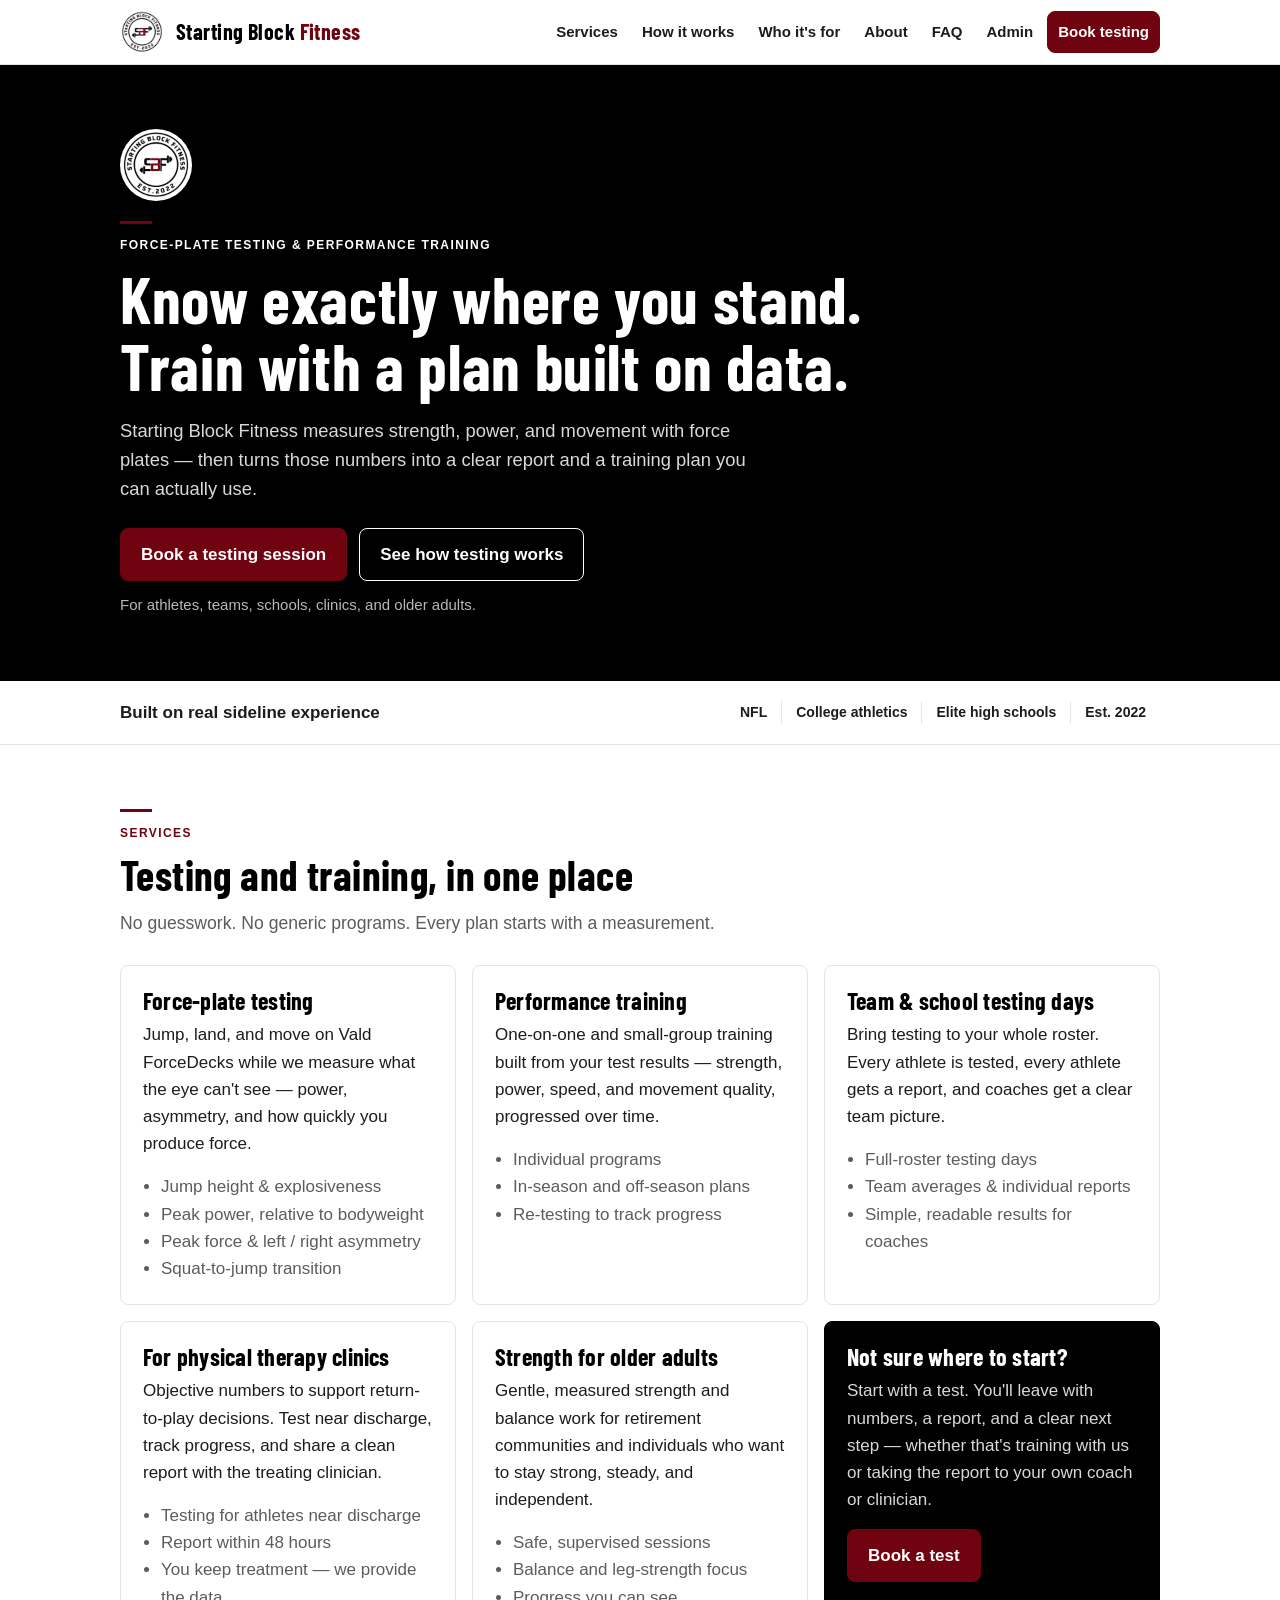
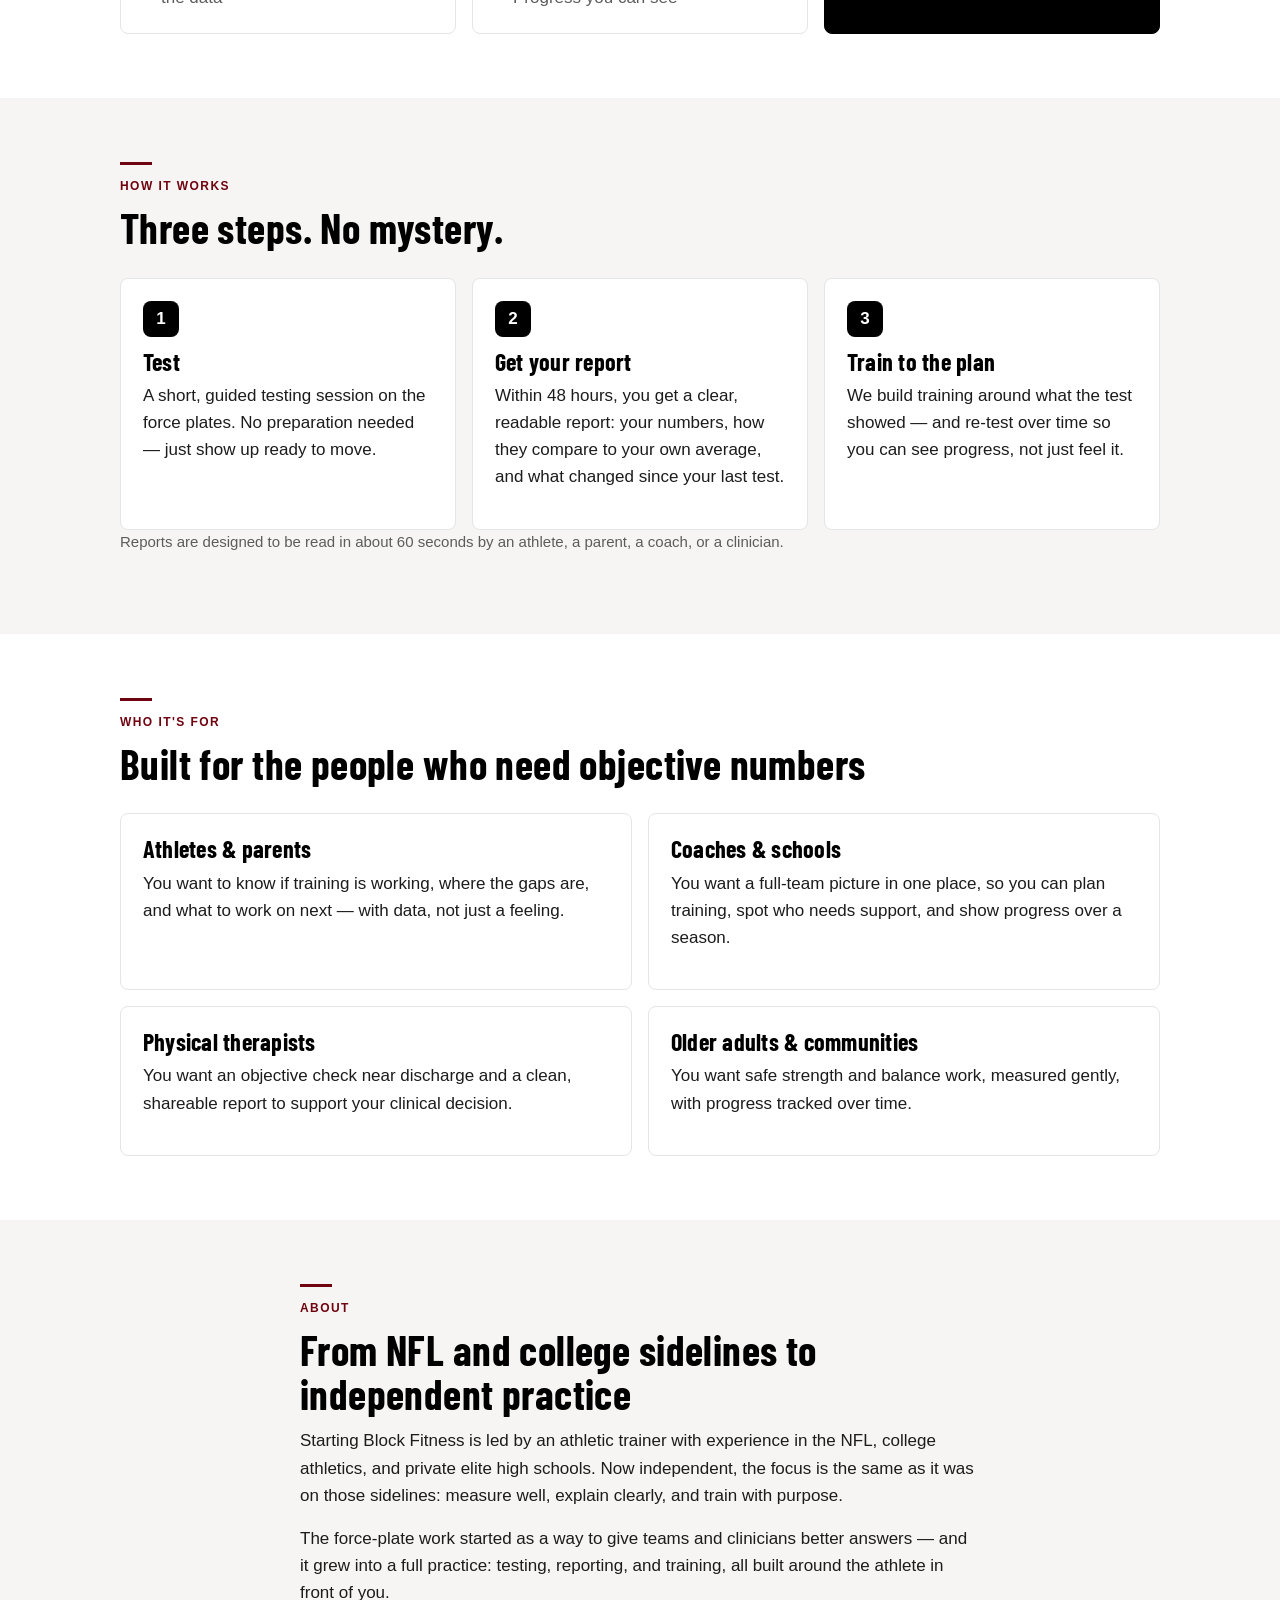
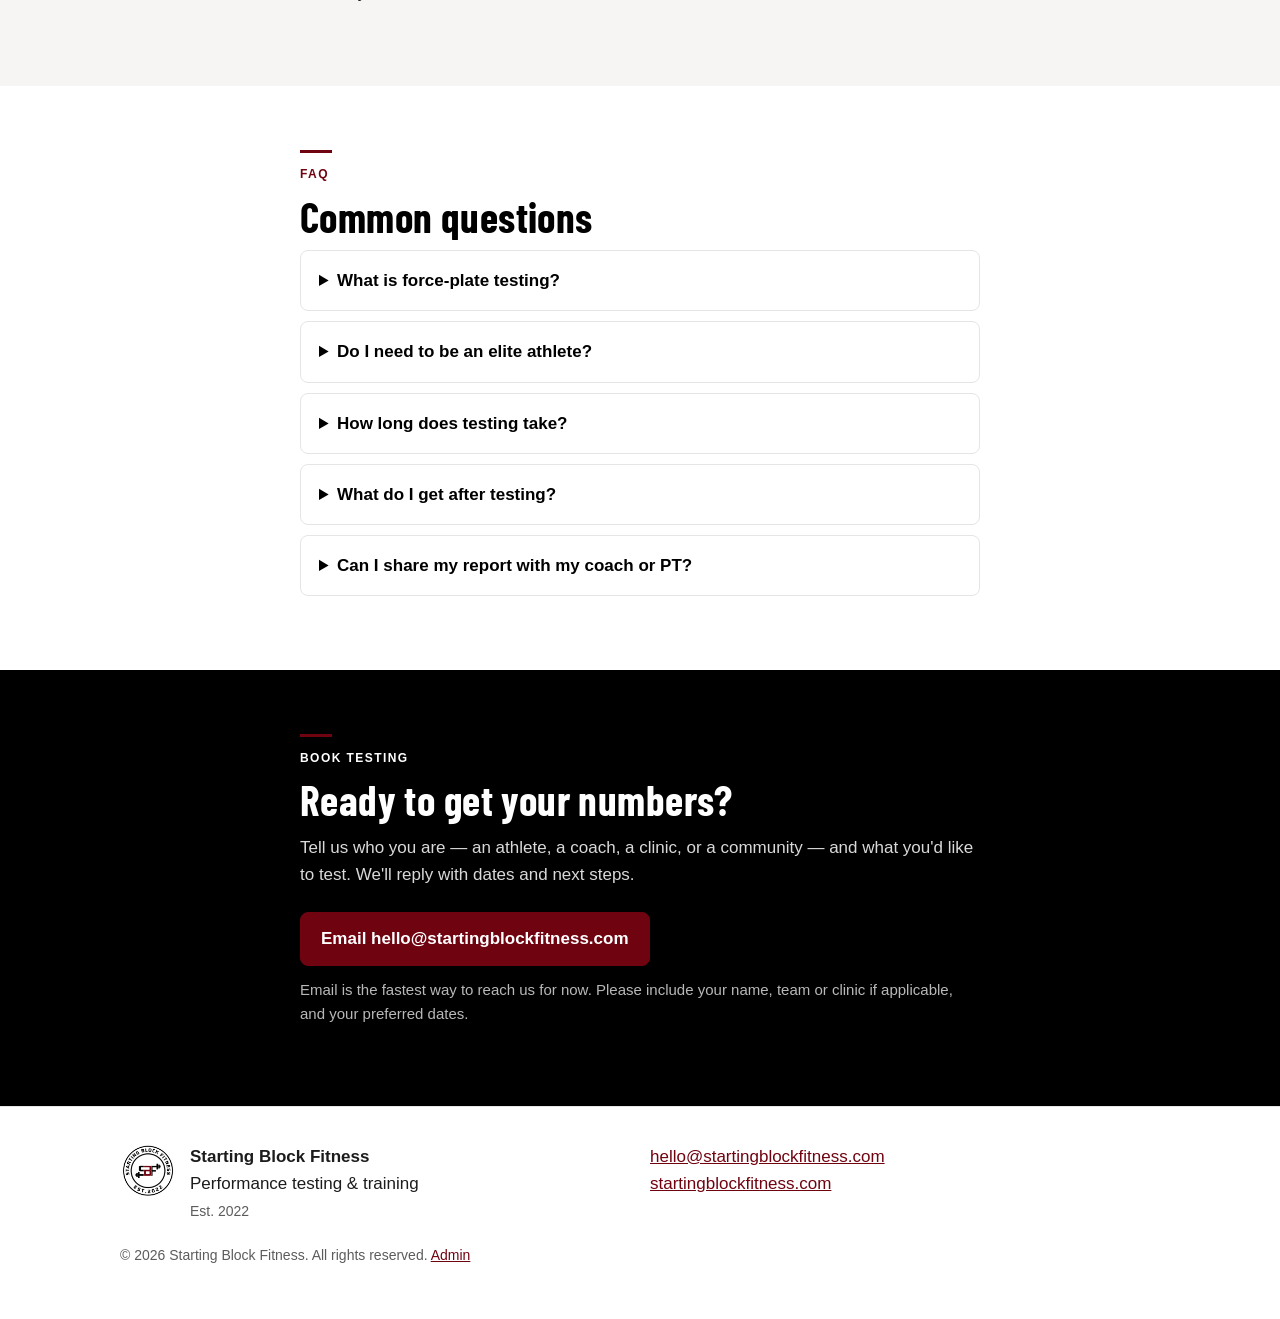
<file: index.html>
<!DOCTYPE html>
<html lang="en">
<head>
  <meta charset="UTF-8">
  <meta name="viewport" content="width=device-width, initial-scale=1.0">
  <title>Starting Block Fitness — Performance Testing &amp; Training</title>
  <meta name="description" content="Starting Block Fitness offers force-plate performance testing and training for athletes, teams, schools, physical therapy clinics, and older adults. Know exactly where you stand, then train with a plan built on data.">
  <meta property="og:title" content="Starting Block Fitness — Performance Testing & Training">
  <meta property="og:description" content="Force-plate testing, clear 48-hour reports, and training built on your numbers — not guesswork.">
  <meta property="og:type" content="website">
  <meta property="og:url" content="https://startingblockfitness.com/">
  <link rel="preconnect" href="https://fonts.googleapis.com">
  <link rel="preconnect" href="https://fonts.gstatic.com" crossorigin>
  <link href="https://fonts.googleapis.com/css2?family=Barlow+Condensed:wght@600;700&display=swap" rel="stylesheet">
  <link rel="stylesheet" href="styles.css">
  <link rel="icon" href="sbf_logo.webp">
</head>
<body>
  <a class="skip-link" href="#main">Skip to content</a>

  <header class="site-header">
    <div class="container header-inner">
      <a class="logo" href="#top" aria-label="Starting Block Fitness — home">
        <img class="logo-img" src="sbf_logo.webp" alt="" width="44" height="44">
        <span class="logo-text">Starting Block <span>Fitness</span></span>
      </a>
      <nav aria-label="Main navigation">
        <button class="nav-toggle" aria-expanded="false" aria-controls="nav-menu">Menu</button>
        <ul id="nav-menu" class="nav-menu">
          <li><a href="#services">Services</a></li>
          <li><a href="#how-it-works">How it works</a></li>
          <li><a href="#who-its-for">Who it's for</a></li>
          <li><a href="#about">About</a></li>
          <li><a href="#faq">FAQ</a></li>
          <li><a href="admin.html">Admin</a></li>
          <li><a class="btn btn-small" href="#contact">Book testing</a></li>
        </ul>
      </nav>
    </div>
  </header>

  <main id="main">
    <section class="hero" id="top">
      <div class="container hero-inner">
        <img class="hero-logo" src="sbf_logo.webp" alt="Starting Block Fitness — Est. 2022" width="72" height="72">
        <p class="eyebrow">Force-plate testing &amp; performance training</p>
        <h1>Know exactly where you stand.<br>Train with a plan built on data.</h1>
        <p class="lede">Starting Block Fitness measures strength, power, and movement with force plates — then turns those numbers into a clear report and a training plan you can actually use.</p>
        <div class="hero-actions">
          <a class="btn" href="#contact">Book a testing session</a>
          <a class="btn btn-ghost" href="#how-it-works">See how testing works</a>
        </div>
        <p class="hero-note">For athletes, teams, schools, clinics, and older adults.</p>
      </div>
    </section>

    <section class="trust" aria-label="Experience">
      <div class="container trust-inner">
        <p><strong>Built on real sideline experience</strong></p>
        <ul>
          <li>NFL</li>
          <li>College athletics</li>
          <li>Elite high schools</li>
          <li>Est. 2022</li>
        </ul>
      </div>
    </section>

    <section class="section" id="services">
      <div class="container">
        <p class="eyebrow">Services</p>
        <h2>Testing and training, in one place</h2>
        <p class="section-intro">No guesswork. No generic programs. Every plan starts with a measurement.</p>

        <div class="grid">
          <article class="card">
            <h3>Force-plate testing</h3>
            <p>Jump, land, and move on Vald ForceDecks while we measure what the eye can't see — power, asymmetry, and how quickly you produce force.</p>
            <ul>
              <li>Jump height &amp; explosiveness</li>
              <li>Peak power, relative to bodyweight</li>
              <li>Peak force &amp; left / right asymmetry</li>
              <li>Squat-to-jump transition</li>
            </ul>
          </article>

          <article class="card">
            <h3>Performance training</h3>
            <p>One-on-one and small-group training built from your test results — strength, power, speed, and movement quality, progressed over time.</p>
            <ul>
              <li>Individual programs</li>
              <li>In-season and off-season plans</li>
              <li>Re-testing to track progress</li>
            </ul>
          </article>

          <article class="card">
            <h3>Team &amp; school testing days</h3>
            <p>Bring testing to your whole roster. Every athlete is tested, every athlete gets a report, and coaches get a clear team picture.</p>
            <ul>
              <li>Full-roster testing days</li>
              <li>Team averages &amp; individual reports</li>
              <li>Simple, readable results for coaches</li>
            </ul>
          </article>

          <article class="card">
            <h3>For physical therapy clinics</h3>
            <p>Objective numbers to support return-to-play decisions. Test near discharge, track progress, and share a clean report with the treating clinician.</p>
            <ul>
              <li>Testing for athletes near discharge</li>
              <li>Report within 48 hours</li>
              <li>You keep treatment — we provide the data</li>
            </ul>
          </article>

          <article class="card">
            <h3>Strength for older adults</h3>
            <p>Gentle, measured strength and balance work for retirement communities and individuals who want to stay strong, steady, and independent.</p>
            <ul>
              <li>Safe, supervised sessions</li>
              <li>Balance and leg-strength focus</li>
              <li>Progress you can see</li>
            </ul>
          </article>

          <article class="card card-cta">
            <h3>Not sure where to start?</h3>
            <p>Start with a test. You'll leave with numbers, a report, and a clear next step — whether that's training with us or taking the report to your own coach or clinician.</p>
            <a class="btn" href="#contact">Book a test</a>
          </article>
        </div>
      </div>
    </section>

    <section class="section section-alt" id="how-it-works">
      <div class="container">
        <p class="eyebrow">How it works</p>
        <h2>Three steps. No mystery.</h2>
        <ol class="steps">
          <li>
            <span class="step-num" aria-hidden="true">1</span>
            <h3>Test</h3>
            <p>A short, guided testing session on the force plates. No preparation needed — just show up ready to move.</p>
          </li>
          <li>
            <span class="step-num" aria-hidden="true">2</span>
            <h3>Get your report</h3>
            <p>Within 48 hours, you get a clear, readable report: your numbers, how they compare to your own average, and what changed since your last test.</p>
          </li>
          <li>
            <span class="step-num" aria-hidden="true">3</span>
            <h3>Train to the plan</h3>
            <p>We build training around what the test showed — and re-test over time so you can see progress, not just feel it.</p>
          </li>
        </ol>
        <p class="note">Reports are designed to be read in about 60 seconds by an athlete, a parent, a coach, or a clinician.</p>
      </div>
    </section>

    <section class="section" id="who-its-for">
      <div class="container">
        <p class="eyebrow">Who it's for</p>
        <h2>Built for the people who need objective numbers</h2>
        <div class="grid grid-2">
          <article class="card">
            <h3>Athletes &amp; parents</h3>
            <p>You want to know if training is working, where the gaps are, and what to work on next — with data, not just a feeling.</p>
          </article>
          <article class="card">
            <h3>Coaches &amp; schools</h3>
            <p>You want a full-team picture in one place, so you can plan training, spot who needs support, and show progress over a season.</p>
          </article>
          <article class="card">
            <h3>Physical therapists</h3>
            <p>You want an objective check near discharge and a clean, shareable report to support your clinical decision.</p>
          </article>
          <article class="card">
            <h3>Older adults &amp; communities</h3>
            <p>You want safe strength and balance work, measured gently, with progress tracked over time.</p>
          </article>
        </div>
      </div>
    </section>

    <section class="section section-alt" id="about">
      <div class="container narrow">
        <p class="eyebrow">About</p>
        <h2>From NFL and college sidelines to independent practice</h2>
        <p>Starting Block Fitness is led by an athletic trainer with experience in the NFL, college athletics, and private elite high schools. Now independent, the focus is the same as it was on those sidelines: measure well, explain clearly, and train with purpose.</p>
        <p>The force-plate work started as a way to give teams and clinicians better answers — and it grew into a full practice: testing, reporting, and training, all built around the athlete in front of you.</p>
      </div>
    </section>

    <section class="section" id="faq">
      <div class="container narrow">
        <p class="eyebrow">FAQ</p>
        <h2>Common questions</h2>
        <details>
          <summary>What is force-plate testing?</summary>
          <p>Force plates measure the force you put into the ground when you jump, land, and move. That tells us about power, speed of force production, and differences between your left and right sides — things that are hard to see with the eye alone.</p>
        </details>
        <details>
          <summary>Do I need to be an elite athlete?</summary>
          <p>No. Testing is useful for developing athletes, returning athletes, and older adults alike — the numbers are always compared to you, not to an elite standard.</p>
        </details>
        <details>
          <summary>How long does testing take?</summary>
          <p>Individual testing is a short, guided session. Team testing days are scheduled by roster size — ask us and we'll give you a time plan for your group.</p>
        </details>
        <details>
          <summary>What do I get after testing?</summary>
          <p>A readable report within 48 hours, with your key metrics, comparisons to your own average, and notes on what to work on next.</p>
        </details>
        <details>
          <summary>Can I share my report with my coach or PT?</summary>
          <p>Yes — that's the point. Reports are made to be shared, and we're happy to walk through them with your coach or clinician.</p>
        </details>
      </div>
    </section>

    <section class="section cta-section" id="contact">
      <div class="container narrow">
        <p class="eyebrow">Book testing</p>
        <h2>Ready to get your numbers?</h2>
        <p>Tell us who you are — an athlete, a coach, a clinic, or a community — and what you'd like to test. We'll reply with dates and next steps.</p>
        <div class="hero-actions">
          <a class="btn" href="mailto:hello@startingblockfitness.com?subject=Book%20a%20testing%20session%20—%20Starting%20Block%20Fitness">Email hello@startingblockfitness.com</a>
        </div>
        <p class="note">Email is the fastest way to reach us for now. Please include your name, team or clinic if applicable, and your preferred dates.</p>
      </div>
    </section>
  </main>

  <footer class="site-footer">
    <div class="container footer-inner">
      <div class="footer-brand">
        <img class="footer-logo" src="sbf_logo.webp" alt="Starting Block Fitness logo" width="56" height="56">
        <p><strong>Starting Block Fitness</strong><br>Performance testing &amp; training<br><span class="fine">Est. 2022</span></p>
      </div>
      <p><a href="mailto:hello@startingblockfitness.com">hello@startingblockfitness.com</a><br><a href="https://startingblockfitness.com/">startingblockfitness.com</a></p>
      <p class="fine">© 2026 Starting Block Fitness. All rights reserved. <a href="admin.html">Admin</a></p>
    </div>
  </footer>

  <script src="script.js"></script>
</body>
</html>
</file>
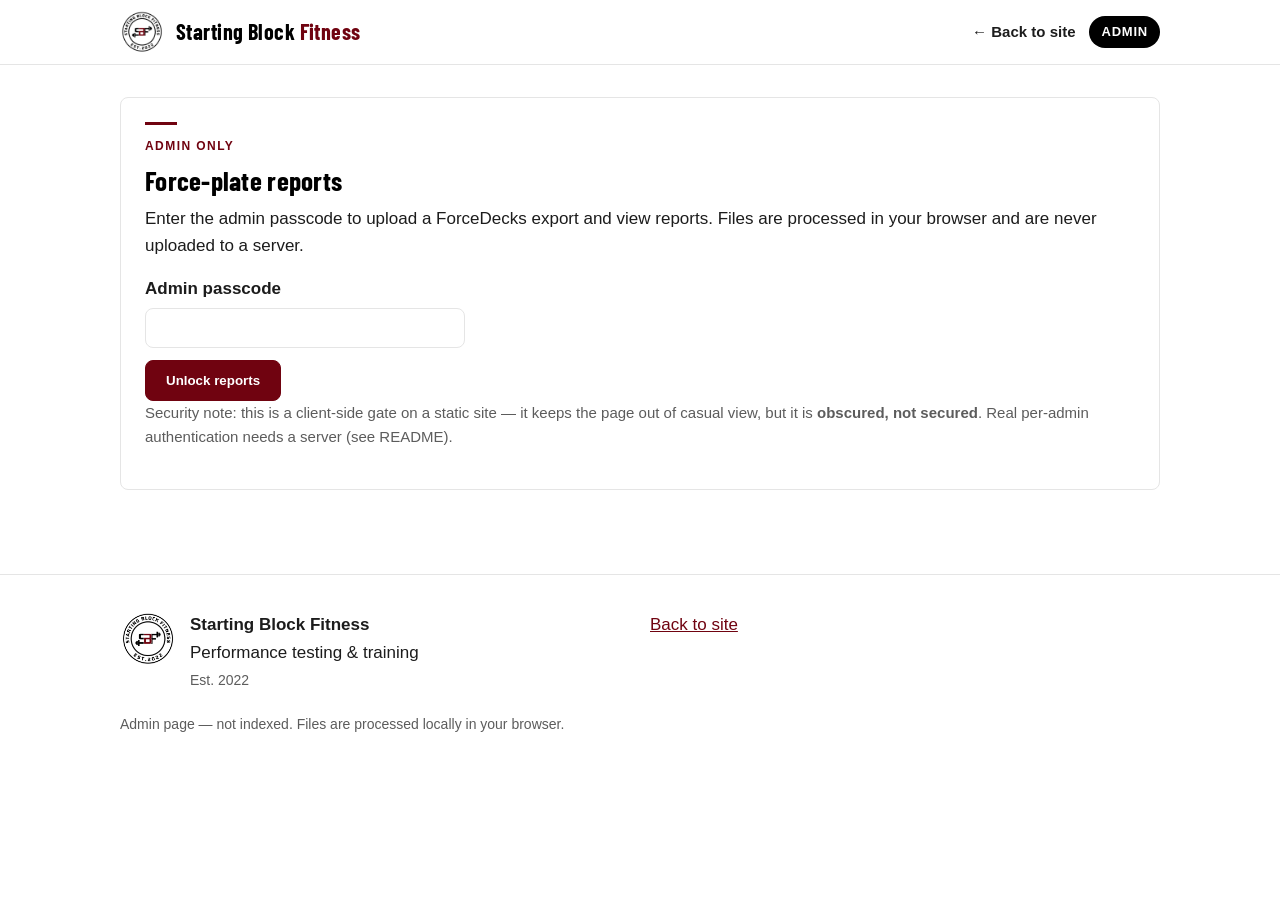
<file: admin.html>
<!DOCTYPE html>
<html lang="en">
<head>
  <meta charset="UTF-8">
  <meta name="viewport" content="width=device-width, initial-scale=1.0">
  <title>Admin — Force-Plate Reports | Starting Block Fitness</title>
  <meta name="description" content="Admin-only force-plate report viewer for Starting Block Fitness. Upload a Vald ForceDecks CSV, filter by date, exercise and athlete, and export a clean report to PDF.">
  <meta name="robots" content="noindex, nofollow">
  <link rel="preconnect" href="https://fonts.googleapis.com">
  <link rel="preconnect" href="https://fonts.gstatic.com" crossorigin>
  <link href="https://fonts.googleapis.com/css2?family=Barlow+Condensed:wght@600;700&display=swap" rel="stylesheet">
  <link rel="stylesheet" href="styles.css">
  <link rel="stylesheet" href="admin.css">
  <link rel="icon" href="sbf_logo.webp">
</head>
<body>
  <a class="skip-link" href="#main">Skip to content</a>

  <header class="site-header no-print">
    <div class="container header-inner">
      <a class="logo" href="index.html" aria-label="Starting Block Fitness — home">
        <img class="logo-img" src="sbf_logo.webp" alt="" width="44" height="44">
        <span class="logo-text">Starting Block <span>Fitness</span></span>
      </a>
      <nav aria-label="Main navigation">
        <button class="nav-toggle" aria-expanded="false" aria-controls="nav-menu">Menu</button>
        <ul id="nav-menu" class="nav-menu">
          <li><a href="index.html">← Back to site</a></li>
          <li><span class="admin-badge">Admin</span></li>
        </ul>
      </nav>
    </div>
  </header>

  <main id="main" class="container admin-main">
    <!-- Passcode gate -->
    <section id="gate" class="admin-card" aria-labelledby="gate-title">
      <p class="eyebrow">Admin only</p>
      <h1 id="gate-title">Force-plate reports</h1>
      <p>Enter the admin passcode to upload a ForceDecks export and view reports. Files are processed in your browser and are never uploaded to a server.</p>
      <p id="gate-setup-warning" class="callout callout-warn" hidden>
        <strong>Passcode not set yet.</strong> The site owner needs to set <code>ADMIN_PASSCODE</code> in <code>admin.js</code> before this page can be used.
      </p>
      <form id="gate-form">
        <label for="gate-passcode">Admin passcode</label>
        <input id="gate-passcode" type="password" autocomplete="off" required>
        <p id="gate-error" class="form-error" role="alert" hidden>That passcode didn’t match. Try again.</p>
        <button class="btn" type="submit">Unlock reports</button>
      </form>
      <p class="note">Security note: this is a client-side gate on a static site — it keeps the page out of casual view, but it is <strong>obscured, not secured</strong>. Real per-admin authentication needs a server (see README).</p>
    </section>

    <!-- App (hidden until unlocked) -->
    <div id="app" hidden>
      <section class="admin-card no-print" aria-labelledby="upload-title">
        <h1 id="upload-title">Force-plate report viewer</h1>
        <p>Upload a Vald ForceDecks CSV export. Everything is parsed in your browser — no file leaves this page.</p>

        <div id="dropzone" class="dropzone" tabindex="0" role="button" aria-label="Upload a ForceDecks CSV file">
          <p><strong>Drop a ForceDecks CSV here</strong><br>or</p>
          <label class="btn" for="file-input">Choose a CSV file</label>
          <input id="file-input" type="file" accept=".csv,text/csv" hidden>
          <p class="note" id="file-status">No file loaded yet.</p>
        </div>

        <div class="admin-actions">
          <button id="sample-btn" class="btn btn-ghost" type="button">Load sample September data</button>
          <button id="clear-btn" class="btn btn-ghost" type="button" disabled>Clear data</button>
        </div>
        <p class="note">Sample data is a de-identified demo: 5 athletes labelled Demo A–E, with values taken from the September export and names removed. It is for trying the filters only — upload the real export for real reports. The full athlete CSV is never bundled with this site.</p>
        <p id="data-summary" class="data-summary" hidden></p>
        <p id="upload-error" class="form-error" role="alert" hidden></p>
      </section>

      <section class="admin-card no-print" aria-labelledby="roster-title">
        <h2 id="roster-title">Athlete roster</h2>
        <p>Upload the Vald athlete roster CSV to filter by org and team and to show athletes who did not test (DNT). Only names, org (Category 1) and team (Group 1) are used — the roster stays in your browser and is never sent anywhere.</p>

        <div id="roster-dropzone" class="dropzone" tabindex="0" role="button" aria-label="Upload an athlete roster CSV file">
          <p><strong>Drop a roster CSV here</strong><br>or</p>
          <label class="btn" for="roster-file-input">Choose a roster CSV</label>
          <input id="roster-file-input" type="file" accept=".csv,text/csv" hidden>
          <p class="note" id="roster-status">No roster loaded. Reports show tested athletes only.</p>
        </div>

        <div class="admin-actions">
          <button id="roster-refresh-btn" class="btn btn-ghost" type="button">Refresh roster</button>
          <button id="clear-roster-btn" class="btn btn-ghost" type="button" disabled>Clear roster</button>
        </div>
        <p class="note">Refresh uploads a newer roster export — it replaces the roster in this browser session and repopulates the org, team and athlete filters. The roster is not saved on the site; upload it again next time you open this page.</p>
        <p id="roster-error" class="form-error" role="alert" hidden></p>
      </section>

      <section id="filters" class="admin-card no-print" aria-labelledby="filters-title" hidden>
        <h2 id="filters-title">Filters</h2>
        <div class="filters-grid">
          <div class="filter-group">
            <label for="start-date">Testing dates — from</label>
            <input id="start-date" type="date">
            <label for="end-date">to</label>
            <input id="end-date" type="date">
            <button id="reset-dates-btn" class="btn btn-ghost btn-small" type="button">All dates</button>
          </div>

          <div class="filter-group">
            <label for="exercise-select">Exercise</label>
            <select id="exercise-select"></select>
            <p id="exercise-note" class="note"></p>
          </div>

          <div class="filter-group">
            <label for="org-select">Org</label>
            <select id="org-select"></select>
            <label for="team-select">Team</label>
            <select id="team-select"></select>
            <p id="roster-filter-note" class="note">Load an athlete roster to filter by org and team.</p>
          </div>

          <div class="filter-group">
            <span class="filter-heading">Report options</span>
            <label class="toggle-row"><input id="show-dnt-toggle" type="checkbox" disabled> Show athletes with no tests (DNT)</label>
            <label class="toggle-row"><input id="show-teamavg-row" type="checkbox" checked> Show team average row</label>
            <label class="toggle-row"><input id="per-team-avg" type="checkbox" disabled> Show one average row per team</label>
            <p class="note">Team averages use the same filtered dates, exercise and athletes as the table. DNT athletes are never counted as zero. Per-team averages need a loaded roster.</p>
          </div>

          <div class="filter-group filter-athletes">
            <label for="athlete-search">Athletes</label>
            <input id="athlete-search" type="search" placeholder="Search athletes…" autocomplete="off">
            <div class="athlete-actions">
              <button id="select-all-btn" class="btn btn-ghost btn-small" type="button">Select all</button>
              <button id="clear-athletes-btn" class="btn btn-ghost btn-small" type="button">Clear</button>
              <span id="athlete-count" class="note"></span>
            </div>
            <div id="athlete-list" class="athlete-list" role="group" aria-label="Athletes"></div>
            <p class="note">Athletes marked “(no tests)” are on the roster but have no results in the loaded export. Use the checklist to build any group you want — select the athletes, print, then change the selection for the next group.</p>
          </div>
        </div>

        <div class="admin-actions view-toggle" role="group" aria-label="Report view">
          <button id="view-table-btn" class="btn btn-ghost view-btn active" type="button" aria-pressed="true">Table</button>
          <button id="view-analytics-btn" class="btn btn-ghost view-btn" type="button" aria-pressed="false">Analytics</button>
        </div>

        <div class="admin-actions">
          <button id="print-btn" class="btn" type="button">Export to PDF</button>
          <p class="note print-hint">Export uses your browser’s print dialog — choose “Save as PDF”. The PDF shows whichever view is active (table or analytics): title, exercise, dates, team average and the report.</p>
        </div>
      </section>

      <!-- Printable report -->
      <section id="print-area" aria-labelledby="report-title" hidden>
        <div class="report-head">
          <p class="report-brand">Starting Block Fitness — Force-Plate Testing</p>
          <h2 id="report-title">Relative Power</h2>
          <p id="report-subtitle" class="report-subtitle"></p>
          <p id="report-meta" class="report-meta"></p>
          <p id="report-teamavg" class="report-teamavg"></p>
        </div>
        <div class="table-wrap">
          <table id="report-table">
            <thead id="report-thead"></thead>
            <tbody id="report-tbody"></tbody>
            <tfoot id="report-tfoot"></tfoot>
          </table>
        </div>
        <div class="report-foot">
          <p id="report-notes"></p>
          <p class="report-footnote">Delta = (most recent − first) ÷ first × 100, within the selected dates. Colour: red ≤ −8% or ≥ +10%, amber −8% to −1%, green +1% to +9% — large swings are flagged red either way, as in the target sheet. Duplicate trials on the same date are averaged. Values are shown as recorded in the export; check the source file for any trial you want to verify.</p>
          <p class="report-footnote" id="report-source"></p>
        </div>
      </section>

      <!-- Analytics view (same data and filters as the table) -->
      <section id="analytics-area" aria-labelledby="analytics-title" hidden>
        <div class="report-head">
          <p class="report-brand">Starting Block Fitness — Force-Plate Testing</p>
          <h2 id="analytics-title">Analytics</h2>
          <p id="analytics-meta" class="report-meta"></p>
        </div>

        <div class="chart-card">
          <h3>Trend over time</h3>
          <p id="trend-sub" class="chart-sub"></p>
          <div id="trend-chart" class="chart"></div>
          <div id="trend-legend" class="legend"></div>
        </div>

        <div class="chart-card">
          <h3>Athlete vs team</h3>
          <p id="vsteam-sub" class="chart-sub"></p>
          <div id="vsteam-chart" class="chart"></div>
        </div>

        <div class="chart-card">
          <h3>Distribution / ranking</h3>
          <p id="ranking-sub" class="chart-sub"></p>
          <div id="ranking-chart" class="chart"></div>
        </div>

        <div class="chart-card">
          <h3>Suggested scatterplots</h3>
          <p id="scatter-sub" class="chart-sub"></p>
          <div class="scatter-controls no-print">
            <label for="scatter-preset">Suggested plot</label>
            <select id="scatter-preset"></select>
            <label for="scatter-x">X axis</label>
            <select id="scatter-x"></select>
            <label for="scatter-y">Y axis</label>
            <select id="scatter-y"></select>
          </div>
          <div id="scatter-chart" class="chart"></div>
          <div id="scatter-legend" class="legend"></div>
          <p id="scatter-note" class="note"></p>
        </div>

        <div class="report-foot">
          <p class="report-footnote">All charts use the same filtered dates, exercise, org/team and athletes as the table. Averages count only athletes with a value on that date — DNT is never counted as zero. Delta = (most recent − first) ÷ first × 100, within the selected dates. Duplicate trials on the same date are averaged.</p>
          <p class="report-footnote" id="analytics-source"></p>
        </div>
      </section>

      <p id="empty-state" class="admin-card no-print">Upload a CSV or load the sample data to see a report.</p>
    </div>
  </main>

  <footer class="site-footer no-print">
    <div class="container footer-inner">
      <div class="footer-brand">
        <img class="footer-logo" src="sbf_logo.webp" alt="Starting Block Fitness logo" width="48" height="48">
        <p><strong>Starting Block Fitness</strong><br>Performance testing &amp; training<br><span class="fine">Est. 2022</span></p>
      </div>
      <p><a href="index.html">Back to site</a></p>
      <p class="fine">Admin page — not indexed. Files are processed locally in your browser.</p>
    </div>
  </footer>

  <script src="script.js"></script>
  <script src="admin.js"></script>
</body>
</html>
</file>
<file: styles.css>
/* Starting Block Fitness — brand styles.
 *
 * Palette is taken from the real logo (sbf_logo.webp):
 *   black #000000, white #FFFFFF, deep red #700310.
 * Red is an accent only — buttons, rules, eyebrows — never a large
 * field of colour. Warm neutral greys keep text and hairlines off the
 * old cool navy/teal scheme entirely.
 */
:root {
  --black: #000000;
  --ink: #1c1c1c;
  --red: #700310;
  --red-dark: #57020c;
  --red-tint: #fbeaea;
  --muted: #5c5c5c;
  --line: #e5e5e5;
  --bg: #ffffff;
  --bg-alt: #f6f5f3;
  --radius: 8px;
  --max: 1080px;
  --font-display: "Barlow Condensed", "Arial Narrow", sans-serif;
}

* { box-sizing: border-box; }
html { scroll-behavior: smooth; }
body {
  margin: 0;
  font-family: -apple-system, BlinkMacSystemFont, "Segoe UI", Roboto, Helvetica, Arial, sans-serif;
  color: var(--ink);
  background: var(--bg);
  line-height: 1.6;
  font-size: 17px;
}

.container { max-width: var(--max); margin: 0 auto; padding: 0 20px; }
.narrow { max-width: 720px; }
h1, h2, h3 { font-family: var(--font-display); line-height: 1.05; color: var(--black); letter-spacing: 0.01em; font-weight: 700; }
h1 { font-size: clamp(2.6rem, 6vw, 4rem); margin: 0 0 16px; }
h2 { font-size: clamp(2rem, 4vw, 2.6rem); margin: 0 0 12px; }
h3 { font-size: 1.5rem; margin: 0 0 8px; }
p { margin: 0 0 16px; }
a { color: var(--red); }
a:focus-visible, button:focus-visible, summary:focus-visible { outline: 3px solid var(--red); outline-offset: 2px; }

.skip-link {
  position: absolute; left: -9999px; top: 0;
  background: var(--black); color: #fff; padding: 10px 14px; z-index: 100;
}
.skip-link:focus { left: 10px; top: 10px; }

.site-header {
  position: sticky; top: 0; z-index: 50;
  background: #fff;
  border-bottom: 1px solid var(--line);
}
.header-inner { display: flex; align-items: center; justify-content: space-between; min-height: 64px; }
.logo { display: flex; align-items: center; gap: 12px; text-decoration: none; color: var(--black); font-weight: 800; }
.logo-img { width: 44px; height: 44px; border-radius: 50%; display: block; flex: none; }
.logo-text { font-family: var(--font-display); font-size: 22px; font-weight: 700; letter-spacing: 0.02em; }
.logo-text span { color: var(--red); }
.nav-menu { display: flex; align-items: center; gap: 4px; list-style: none; margin: 0; padding: 0; }
.nav-menu a { display: block; padding: 8px 10px; text-decoration: none; color: var(--ink); border-radius: 8px; font-weight: 600; font-size: 15px; }
.nav-menu a:hover { background: var(--bg-alt); }
.nav-toggle { display: none; border: 1px solid var(--line); background: #fff; border-radius: 8px; padding: 8px 12px; font-weight: 700; cursor: pointer; }

.btn {
  display: inline-block; background: var(--red); color: #fff !important;
  padding: 12px 20px; border-radius: 8px; text-decoration: none;
  font-weight: 700; border: 1px solid var(--red);
}
.btn:hover { background: var(--red-dark); border-color: var(--red-dark); }
.btn-ghost { background: transparent; color: var(--black) !important; border-color: var(--black); }
.btn-ghost:hover { background: var(--black); color: #fff !important; }
.btn-small { padding: 8px 14px; }

.hero { background: var(--black); color: #fff; padding: 64px 0 64px; }
.hero h1 { color: #fff; }
.hero .lede { font-size: 1.15rem; color: #d9d9d9; max-width: 640px; }
.hero-actions { display: flex; flex-wrap: wrap; gap: 12px; margin: 24px 0 12px; }
.hero-note { color: #b8b8b8; font-size: 15px; margin: 0; }
.hero-logo { width: 72px; height: 72px; border-radius: 50%; display: block; margin-bottom: 20px; }
.hero .btn-ghost { color: #fff !important; border-color: #fff; }
.hero .btn-ghost:hover { background: #fff; color: var(--black) !important; }
.eyebrow {
  text-transform: uppercase; letter-spacing: 0.12em; font-size: 12px; font-weight: 800;
  color: var(--red); margin: 0 0 10px;
}
.eyebrow::before {
  content: ""; display: block; width: 32px; height: 3px;
  background: var(--red); margin-bottom: 12px;
}
.hero .eyebrow { color: #fff; }

.trust { border-bottom: 1px solid var(--line); background: #fff; }
.trust-inner { display: flex; flex-wrap: wrap; gap: 16px; align-items: center; justify-content: space-between; padding: 18px 20px; }
.trust-inner p { margin: 0; }
.trust-inner ul { display: flex; flex-wrap: wrap; list-style: none; margin: 0; padding: 0; }
.trust-inner li { font-weight: 700; font-size: 14px; padding: 0 14px; border-left: 1px solid var(--line); }
.trust-inner li:first-child { border-left: none; padding-left: 0; }

.section { padding: 64px 0; }
.section-alt { background: var(--bg-alt); }
.section-intro { color: var(--muted); max-width: 640px; font-size: 1.1rem; }

.grid { display: grid; grid-template-columns: repeat(3, 1fr); gap: 16px; margin-top: 28px; }
.grid-2 { grid-template-columns: repeat(2, 1fr); }
.card {
  background: #fff; border: 1px solid var(--line); border-radius: var(--radius);
  padding: 22px;
}
.section-alt .card { background: #fff; }
.card ul { margin: 12px 0 0; padding-left: 18px; color: var(--muted); }
.card-cta { background: var(--black); border-color: var(--black); color: #fff; }
.card-cta h3 { color: #fff; }
.card-cta p { color: #d9d9d9; }

.steps { display: grid; grid-template-columns: repeat(3, 1fr); gap: 16px; list-style: none; margin: 28px 0 0; padding: 0; }
.steps li { background: #fff; border: 1px solid var(--line); border-radius: var(--radius); padding: 22px; }
.step-num {
  display: inline-flex; align-items: center; justify-content: center;
  width: 36px; height: 36px; border-radius: 8px;
  background: var(--black); color: #fff; font-weight: 800; margin-bottom: 12px;
}
.note { color: var(--muted); font-size: 15px; }

details { background: #fff; border: 1px solid var(--line); border-radius: 8px; padding: 16px 18px; margin-bottom: 10px; }
summary { cursor: pointer; font-weight: 700; color: var(--black); }
details p { margin: 10px 0 0; color: var(--muted); }

.cta-section { background: var(--black); color: #fff; text-align: left; }
.cta-section h2 { color: #fff; }
.cta-section p { color: #d9d9d9; }
.cta-section .eyebrow { color: #fff; }
.cta-section .note { color: #b8b8b8; }

.site-footer { border-top: 1px solid var(--line); padding: 36px 0; background: #fff; }
.footer-inner { display: grid; grid-template-columns: 1fr 1fr; gap: 20px; }
.footer-inner > .fine { grid-column: 1 / -1; }
.footer-brand { display: flex; gap: 14px; align-items: flex-start; }
.footer-brand p { margin: 0; }
.footer-logo { width: 56px; height: 56px; border-radius: 50%; display: block; flex: none; }
.fine { color: var(--muted); font-size: 14px; }

@media (max-width: 820px) {
  .grid, .grid-2, .steps { grid-template-columns: 1fr; }
  .nav-toggle { display: inline-block; }
  .nav-menu {
    display: none; position: absolute; right: 16px; top: 64px;
    flex-direction: column; align-items: stretch;
    background: #fff; border: 1px solid var(--line); border-radius: 8px;
    padding: 8px; min-width: 220px; box-shadow: 0 12px 30px rgba(0,0,0,0.16);
  }
  .nav-menu.open { display: flex; }
  .footer-inner { grid-template-columns: 1fr; }
  .section { padding: 48px 0; }
  .hero { padding: 56px 0 48px; }
}
</file>
<file: admin.css>
/* Admin report viewer — extends styles.css tokens. */

.admin-badge {
  display: inline-block; background: var(--black); color: #fff;
  border-radius: 999px; padding: 6px 12px; font-size: 13px; font-weight: 800;
  letter-spacing: 0.06em; text-transform: uppercase;
}
.admin-main { padding-top: 32px; padding-bottom: 64px; }
.admin-card {
  background: #fff; border: 1px solid var(--line); border-radius: var(--radius);
  padding: 24px; margin-bottom: 20px;
}
.admin-card h1 { font-size: 1.7rem; margin-bottom: 10px; }
.admin-card h2 { font-size: 1.35rem; margin-bottom: 10px; }

#gate-form label { display: block; font-weight: 700; margin-bottom: 6px; }
#gate-form input[type="password"] {
  display: block; width: 100%; max-width: 320px;
  padding: 10px 12px; border: 1px solid var(--line); border-radius: 8px;
  font-size: 16px; margin-bottom: 12px;
}
.form-error { color: #b42318; font-weight: 700; }
.callout { border-radius: 10px; padding: 12px 14px; background: #fff7e6; border: 1px solid #f2c94c; }
.callout code { font-size: 0.9em; }

.dropzone {
  border: 2px dashed var(--line); border-radius: var(--radius);
  padding: 28px 20px; text-align: center; background: var(--bg-alt);
  margin: 16px 0;
}
.dropzone.drag-over { border-color: var(--red); background: #fbeaea; }
.admin-actions { display: flex; flex-wrap: wrap; gap: 10px; align-items: center; margin-top: 12px; }
.data-summary { font-weight: 700; color: var(--black); margin-top: 14px; }

.filters-grid { display: grid; grid-template-columns: 1fr 1fr; gap: 20px; }
.filter-group label { display: block; font-weight: 700; margin: 10px 0 6px; }
.filter-group input[type="date"],
.filter-group input[type="search"],
.filter-group select {
  width: 100%; padding: 10px 12px; border: 1px solid var(--line);
  border-radius: 8px; font-size: 15px; background: #fff;
}
.filter-heading { display: block; font-weight: 700; margin: 10px 0 6px; }
.toggle-row { display: flex; gap: 8px; align-items: center; font-weight: 500; margin: 8px 0; cursor: pointer; }
.toggle-row input { width: 18px; height: 18px; accent-color: var(--red); }
.toggle-row input:disabled + * { color: var(--muted); }
.filter-athletes { grid-column: 1 / -1; }
.athlete-actions { display: flex; gap: 8px; align-items: center; margin: 10px 0; flex-wrap: wrap; }
.athlete-list {
  display: grid; grid-template-columns: repeat(3, 1fr); gap: 6px 16px;
  max-height: 220px; overflow: auto; border: 1px solid var(--line);
  border-radius: 10px; padding: 12px;
}
.athlete-list label { display: flex; gap: 8px; align-items: center; font-weight: 500; margin: 0; cursor: pointer; }
.print-hint { margin: 0; }

/* Report table */
#print-area { background: #fff; border: 1px solid var(--line); border-radius: var(--radius); padding: 28px; margin-bottom: 20px; }
.report-brand { font-weight: 800; letter-spacing: 0.08em; text-transform: uppercase; font-size: 12px; color: var(--red); margin-bottom: 6px; }
.report-head h2 { font-size: 1.8rem; margin-bottom: 4px; }
.report-subtitle { color: var(--muted); margin-bottom: 4px; }
.report-meta { color: var(--muted); font-size: 15px; margin-bottom: 4px; }
.report-teamavg { font-size: 1.15rem; font-weight: 800; color: var(--black); margin: 14px 0 18px; }
.table-wrap { overflow-x: auto; }
#report-table { width: 100%; border-collapse: collapse; font-size: 14px; }
#report-table th, #report-table td { border: 1px solid var(--line); padding: 7px 9px; text-align: right; white-space: nowrap; }
#report-table th:first-child, #report-table td:first-child,
#report-table th:nth-child(2), #report-table td:nth-child(2) { text-align: left; }
#report-table thead th { background: var(--black); color: #fff; font-size: 13px; }
#report-table tbody tr:nth-child(even) { background: var(--bg-alt); }
#report-table td.num { font-variant-numeric: tabular-nums; }
td.delta { font-weight: 800; }
td.delta-bad { background: #fdecea; color: #7a271a; }
td.delta-warn { background: #fff4d6; color: #6b4e00; }
td.delta-good { background: #e6f4ea; color: #137333; }
td.delta-big { background: #fdecea; color: #7a271a; }
td.delta-na { color: var(--muted); font-weight: 500; }
#report-table tfoot td {
  font-weight: 800; background: #f6f5f3; border-top: 2px solid var(--black);
}
#report-table tfoot tr.avg-row td:first-child { text-align: left; }
.report-foot { margin-top: 16px; font-size: 13px; color: var(--muted); }
.report-footnote { margin-bottom: 8px; }

/* Scatterplot controls */
.scatter-controls { display: flex; flex-wrap: wrap; gap: 6px 14px; align-items: center; margin-bottom: 12px; }
.scatter-controls label { font-weight: 700; font-size: 14px; }
.scatter-controls select { padding: 8px 10px; border: 1px solid var(--line); border-radius: 8px; font-size: 14px; background: #fff; }

/* View toggle (Table | Analytics) */
.view-toggle { gap: 0; }
.view-btn { border-radius: 0; }
.view-btn:first-child { border-radius: 10px 0 0 10px; }
.view-btn:last-child { border-radius: 0 10px 10px 0; }
.view-btn.active { background: var(--black); border-color: var(--black); color: #fff !important; }

/* Analytics view */
#analytics-area { background: #fff; border: 1px solid var(--line); border-radius: var(--radius); padding: 28px; margin-bottom: 20px; }
#analytics-area h2 { font-size: 1.8rem; margin-bottom: 4px; }
.chart-card { border-top: 1px solid var(--line); padding: 20px 0 8px; margin-top: 16px; }
.chart-card:first-of-type { border-top: none; }
.chart-card h3 { font-size: 1.2rem; margin-bottom: 4px; }
.chart-sub { color: var(--muted); font-size: 15px; margin-bottom: 12px; }
.chart { overflow-x: auto; }
.chart-svg { width: 100%; height: auto; display: block; }
.legend { display: flex; flex-wrap: wrap; gap: 6px 16px; align-items: center; margin-top: 10px; font-size: 14px; }
.legend-item { display: inline-flex; align-items: center; gap: 6px; }
.legend-swatch { display: inline-block; width: 18px; height: 4px; border-radius: 2px; }

@media (max-width: 820px) {
  .filters-grid { grid-template-columns: 1fr; }
  .athlete-list { grid-template-columns: 1fr 1fr; }
  #print-area { padding: 16px; }
}

/* ---- Print / Export to PDF ---- */
@page { size: landscape; margin: 14mm; }
@media print {
  .no-print, .site-header, .site-footer, #gate, #filters, #empty-state { display: none !important; }
  body { font-size: 11pt; background: #fff; }
  .admin-main { padding: 0; max-width: none; }
  #app { display: block !important; }
  #print-area { display: block !important; border: none; border-radius: 0; padding: 0; margin: 0; }
  /* Print follows the visible view: table by default, analytics when active. */
  #analytics-area { display: none !important; }
  body.show-analytics #print-area { display: none !important; }
  body.show-analytics #analytics-area { display: block !important; border: none; border-radius: 0; padding: 0; margin: 0; }
  body.show-analytics .chart-card { break-inside: avoid; }
  .chart-svg text { font-family: -apple-system, "Segoe UI", Roboto, Helvetica, Arial, sans-serif; }
  #report-table { font-size: 10pt; }
  #report-table thead { display: table-header-group; }
  #report-table tr { break-inside: avoid; }
  #report-table th, #report-table td { padding: 5px 7px; }
  td.delta-bad, td.delta-big { background: #fdecea !important; -webkit-print-color-adjust: exact; print-color-adjust: exact; }
  td.delta-warn { background: #fff4d6 !important; -webkit-print-color-adjust: exact; print-color-adjust: exact; }
  td.delta-good { background: #e6f4ea !important; -webkit-print-color-adjust: exact; print-color-adjust: exact; }
  #report-table thead th { background: var(--black) !important; color: #fff !important; -webkit-print-color-adjust: exact; print-color-adjust: exact; }
  #report-table tfoot td { background: #f6f5f3 !important; -webkit-print-color-adjust: exact; print-color-adjust: exact; }
  .report-foot { font-size: 9pt; }
}
</file>
